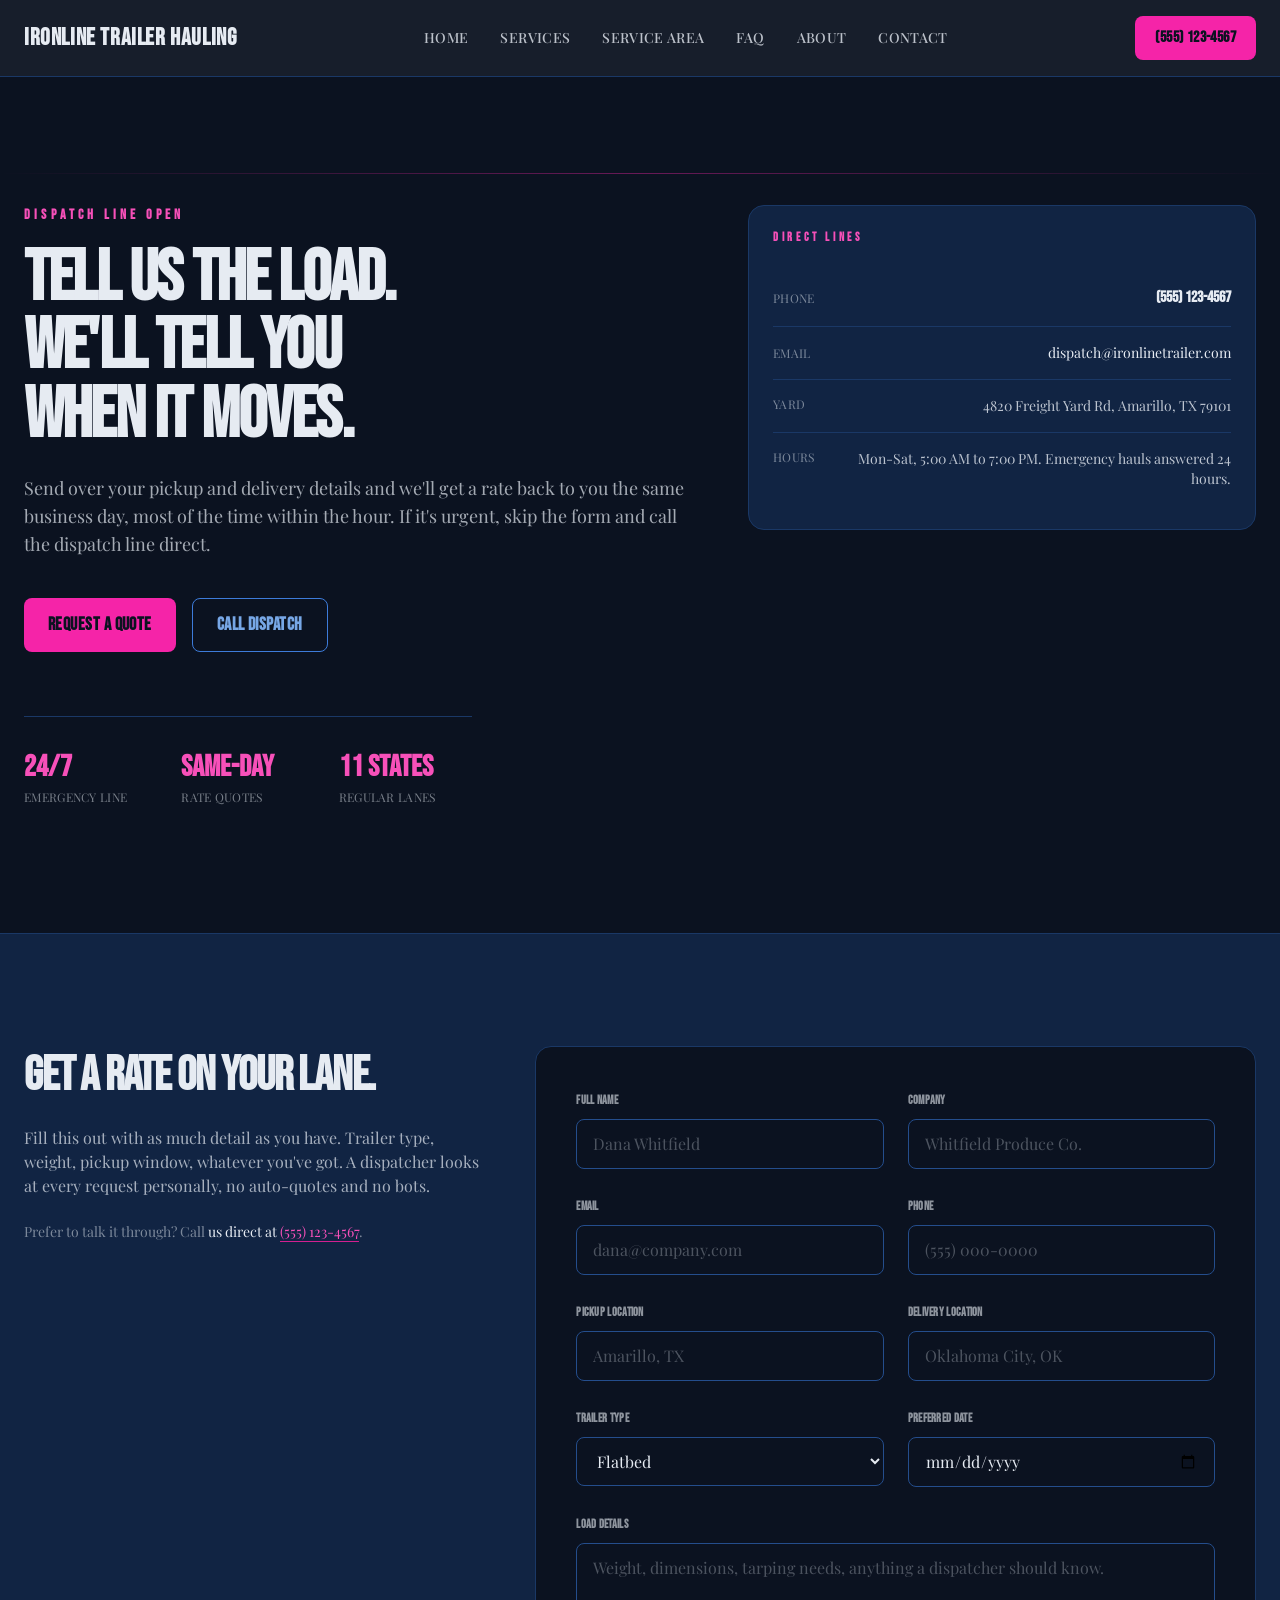
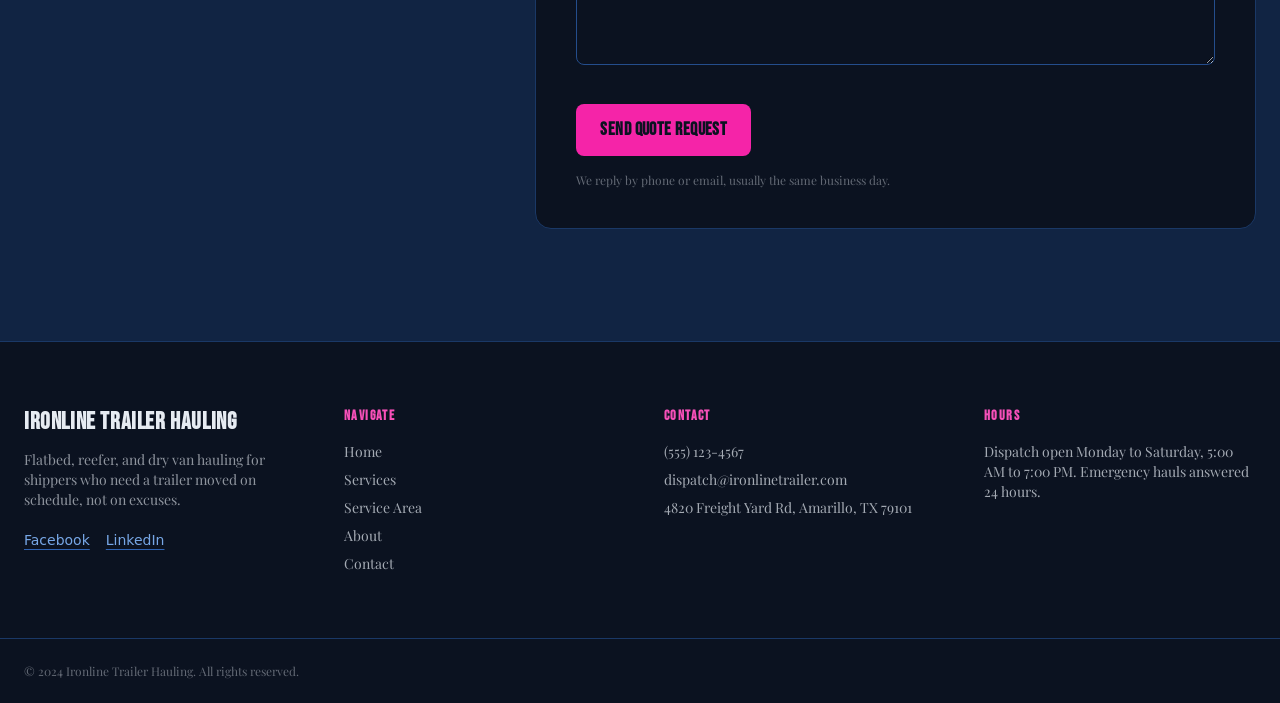
<file: contact.html>
<!DOCTYPE html>
<html lang="en">
<head>
<meta charset="utf-8">
<meta name="viewport" content="width=device-width, initial-scale=1">
<title>Contact Ironline Trailer Hauling | Request a Quote</title>
<meta name="description" content="Request a hauling quote or a dispatch callback from Ironline Trailer Hauling. Flatbed, reefer, and dry van trailers moved across the Texas Panhandle and beyond.">
<link rel="canonical" href="https://ironline-hauling-2fc3.sites.tibly.ai/contact">
<meta property="og:type" content="website">
<meta property="og:url" content="https://ironline-hauling-2fc3.sites.tibly.ai/contact">
<meta property="og:site_name" content="Ironline Trailer Hauling">
<meta property="og:title" content="Contact Ironline Trailer Hauling | Request a Quote">
<meta property="og:description" content="Request a hauling quote or a dispatch callback from Ironline Trailer Hauling. Flatbed, reefer, and dry van trailers moved across the Texas Panhandle and beyond.">
<meta name="twitter:card" content="summary_large_image">
<link rel="icon" href="/favicon.svg" type="image/svg+xml">
<link rel="preconnect" href="https://fonts.googleapis.com">
<link rel="preconnect" href="https://fonts.gstatic.com" crossorigin>
<link href="https://fonts.googleapis.com/css2?family=Bebas+Neue&family=Playfair+Display:wght@400;600;700&display=swap" rel="stylesheet">
<link rel="stylesheet" href="/styles.css">
</head>
<body>
<!-- block:header -->
<header class="sticky top-0 z-50 border-b border-accent-800 bg-surface/95 backdrop-blur">
  <div class="mx-auto flex max-w-7xl items-center justify-between gap-4 px-6 py-4">
    <a href="/" class="font-display text-2xl font-bold uppercase tracking-wide text-ink">
      <span data-tibly-field="business-name">Ironline Trailer Hauling</span>
    </a>

    <nav class="hidden items-center gap-8 font-body text-sm font-medium uppercase tracking-wide text-ink/80 md:flex">
      <a href="/" class="transition hover:text-brand-400">Home</a> <a href="/services" class="transition hover:text-brand-400">Services</a> <a href="/coverage" class="transition hover:text-brand-400">Service Area</a> <a href="/faq" class="transition hover:text-brand-400">FAQ</a> <a href="/about" class="transition hover:text-brand-400">About</a> <a href="/contact" class="transition hover:text-brand-400">Contact</a>
    </nav>

    <a href="tel:+15551234567" data-tibly-field="phone" class="hidden rounded-md bg-brand-500 px-5 py-2.5 font-display text-base font-semibold uppercase tracking-wide text-surface transition hover:bg-brand-400 sm:inline-block">
      (555) 123-4567
    </a>
  </div>

  <nav class="flex items-center justify-between gap-4 overflow-x-auto border-t border-accent-800 px-6 py-2 font-body text-xs font-medium uppercase tracking-wide text-ink/70 md:hidden">
    <a href="/" class="transition hover:text-brand-400">Home</a>
    <a href="/services" class="transition hover:text-brand-400">Services</a>
    <a href="/coverage" class="transition hover:text-brand-400">Area</a>
    <a href="/about" class="transition hover:text-brand-400">About</a>
    <a href="/contact" class="transition hover:text-brand-400">Contact</a>
  </nav>
</header>
<!-- /block:header -->
<!-- block:value-hero-cta -->
<section class="relative overflow-hidden bg-surface" data-block="value-hero-cta">
  <div class="pointer-events-none absolute inset-x-0 top-24 h-px bg-gradient-to-r from-transparent via-brand-500/40 to-transparent"></div>
  <div class="mx-auto grid max-w-7xl gap-16 px-6 py-24 sm:py-32 lg:grid-cols-[1.3fr_1fr] lg:items-start">
    <div>
      <p class="font-display text-sm font-semibold uppercase tracking-[0.3em] text-brand-400">Dispatch Line Open</p>
      <h1 class="mt-5 font-display text-5xl font-bold uppercase leading-[0.95] tracking-tight text-ink sm:text-6xl lg:text-7xl">
        Tell us the load.<br class="hidden sm:block" /> We'll tell you<br class="hidden sm:block" /> when it moves.
      </h1>
      <p class="mt-6 max-w-prose font-body text-lg text-ink/70">
        Send over your pickup and delivery details and we'll get a rate back to you the same business day, most of the time within the hour. If it's urgent, skip the form and call the dispatch line direct.
      </p>
      <div class="mt-10 flex flex-wrap gap-4">
        <a href="#quote" class="btn">Request a Quote</a>
        <a href="tel:+15551234567" data-tibly-field="phone" class="btn-secondary">Call Dispatch</a>
      </div>

      <div class="mt-16 grid grid-cols-3 gap-6 border-t border-accent-800 pt-8 max-w-md">
        <div>
          <p class="font-display text-3xl font-bold text-brand-400">24/7</p>
          <p class="mt-1 font-body text-xs uppercase tracking-wide text-ink/50">Emergency line</p>
        </div>
        <div>
          <p class="font-display text-3xl font-bold text-brand-400">Same-Day</p>
          <p class="mt-1 font-body text-xs uppercase tracking-wide text-ink/50">Rate quotes</p>
        </div>
        <div>
          <p class="font-display text-3xl font-bold text-brand-400">11 States</p>
          <p class="mt-1 font-body text-xs uppercase tracking-wide text-ink/50">Regular lanes</p>
        </div>
      </div>
    </div>

    <div class="card">
      <h2 class="font-display text-xs font-semibold uppercase tracking-[0.3em] text-brand-400">Direct Lines</h2>
      <dl class="mt-6 divide-y divide-accent-800 font-body text-sm">
        <div class="flex items-center justify-between gap-4 py-4">
          <dt class="text-xs uppercase tracking-wide text-ink/50">Phone</dt>
          <dd>
            <a href="tel:+15551234567" data-tibly-field="phone" class="font-display text-base font-semibold text-ink transition hover:text-brand-400">(555) 123-4567</a>
          </dd>
        </div>
        <div class="flex items-center justify-between gap-4 py-4">
          <dt class="text-xs uppercase tracking-wide text-ink/50">Email</dt>
          <dd>
            <a href="mailto:dispatch@ironlinetrailer.com" data-tibly-field="email" class="text-ink transition hover:text-brand-400">dispatch@ironlinetrailer.com</a>
          </dd>
        </div>
        <div class="flex items-start justify-between gap-4 py-4">
          <dt class="text-xs uppercase tracking-wide text-ink/50">Yard</dt>
          <dd class="text-right text-ink/80" data-tibly-field="address">4820 Freight Yard Rd, Amarillo, TX 79101</dd>
        </div>
        <div class="flex items-start justify-between gap-4 py-4">
          <dt class="text-xs uppercase tracking-wide text-ink/50">Hours</dt>
          <dd class="text-right text-ink/80" data-tibly-field="hours">Mon-Sat, 5:00 AM to 7:00 PM. Emergency hauls answered 24 hours.</dd>
        </div>
      </dl>
    </div>
  </div>
</section>
<!-- /block:value-hero-cta -->
<!-- block:quote-cta -->
<section id="quote" class="border-t border-accent-800 bg-accent-900" data-block="quote-cta">
  <div class="mx-auto grid max-w-7xl gap-12 px-6 py-24 sm:py-28 lg:grid-cols-[0.9fr_1.4fr] lg:items-start">
    <div class="lg:sticky lg:top-28">
      <h2 class="font-display text-4xl font-bold uppercase leading-tight tracking-tight text-ink sm:text-5xl">
        Get a rate on your lane.
      </h2>
      <p class="mt-5 max-w-prose font-body text-base text-ink/70">
        Fill this out with as much detail as you have. Trailer type, weight, pickup window, whatever you've got. A dispatcher looks at every request personally, no auto-quotes and no bots.
      </p>
      <p class="mt-6 font-body text-sm text-ink/50">
        Prefer to talk it through? Call <span class="text-ink">us direct at</span>
        <a href="tel:+15551234567" data-tibly-field="phone" class="text-brand-400 underline decoration-brand-600 underline-offset-4 transition hover:text-brand-300">(555) 123-4567</a>.
      </p>
    </div>

    <form method="POST" action="https://api.tibly.ai/api/public/site-forms" class="rounded-lg border border-accent-800 bg-surface p-6 sm:p-10">
      <input type="hidden" name="_page" value="/contact">
      <input type="text" name="_gotcha" class="hidden" tabindex="-1" autocomplete="off" aria-hidden="true">

      <div class="grid gap-6 sm:grid-cols-2">
        <div class="sm:col-span-1">
          <label for="name" class="font-display text-xs font-semibold uppercase tracking-wide text-ink/60">Full Name</label>
          <input type="text" id="name" name="name" required class="mt-2 w-full rounded-md border border-accent-700 bg-surface px-4 py-3 font-body text-ink placeholder-ink/30 transition focus:border-brand-400 focus:outline-none focus:ring-2 focus:ring-brand-400" placeholder="Dana Whitfield">
        </div>
        <div class="sm:col-span-1">
          <label for="company" class="font-display text-xs font-semibold uppercase tracking-wide text-ink/60">Company</label>
          <input type="text" id="company" name="company" class="mt-2 w-full rounded-md border border-accent-700 bg-surface px-4 py-3 font-body text-ink placeholder-ink/30 transition focus:border-brand-400 focus:outline-none focus:ring-2 focus:ring-brand-400" placeholder="Whitfield Produce Co.">
        </div>
        <div class="sm:col-span-1">
          <label for="email" class="font-display text-xs font-semibold uppercase tracking-wide text-ink/60">Email</label>
          <input type="email" id="email" name="email" required class="mt-2 w-full rounded-md border border-accent-700 bg-surface px-4 py-3 font-body text-ink placeholder-ink/30 transition focus:border-brand-400 focus:outline-none focus:ring-2 focus:ring-brand-400" placeholder="dana@company.com">
        </div>
        <div class="sm:col-span-1">
          <label for="phone" class="font-display text-xs font-semibold uppercase tracking-wide text-ink/60">Phone</label>
          <input type="tel" id="phone" name="phone" class="mt-2 w-full rounded-md border border-accent-700 bg-surface px-4 py-3 font-body text-ink placeholder-ink/30 transition focus:border-brand-400 focus:outline-none focus:ring-2 focus:ring-brand-400" placeholder="(555) 000-0000">
        </div>
        <div class="sm:col-span-1">
          <label for="pickup" class="font-display text-xs font-semibold uppercase tracking-wide text-ink/60">Pickup Location</label>
          <input type="text" id="pickup" name="pickup" class="mt-2 w-full rounded-md border border-accent-700 bg-surface px-4 py-3 font-body text-ink placeholder-ink/30 transition focus:border-brand-400 focus:outline-none focus:ring-2 focus:ring-brand-400" placeholder="Amarillo, TX">
        </div>
        <div class="sm:col-span-1">
          <label for="delivery" class="font-display text-xs font-semibold uppercase tracking-wide text-ink/60">Delivery Location</label>
          <input type="text" id="delivery" name="delivery" class="mt-2 w-full rounded-md border border-accent-700 bg-surface px-4 py-3 font-body text-ink placeholder-ink/30 transition focus:border-brand-400 focus:outline-none focus:ring-2 focus:ring-brand-400" placeholder="Oklahoma City, OK">
        </div>
        <div class="sm:col-span-1">
          <label for="trailer_type" class="font-display text-xs font-semibold uppercase tracking-wide text-ink/60">Trailer Type</label>
          <select id="trailer_type" name="trailer_type" class="mt-2 w-full rounded-md border border-accent-700 bg-surface px-4 py-3 font-body text-ink transition focus:border-brand-400 focus:outline-none focus:ring-2 focus:ring-brand-400">
            <option value="flatbed">Flatbed</option>
            <option value="reefer">Reefer</option>
            <option value="dry-van">Dry Van</option>
            <option value="not-sure">Not sure yet</option>
          </select>
        </div>
        <div class="sm:col-span-1">
          <label for="load_date" class="font-display text-xs font-semibold uppercase tracking-wide text-ink/60">Preferred Date</label>
          <input type="date" id="load_date" name="load_date" class="mt-2 w-full rounded-md border border-accent-700 bg-surface px-4 py-3 font-body text-ink transition focus:border-brand-400 focus:outline-none focus:ring-2 focus:ring-brand-400">
        </div>
        <div class="sm:col-span-2">
          <label for="message" class="font-display text-xs font-semibold uppercase tracking-wide text-ink/60">Load Details</label>
          <textarea id="message" name="message" rows="4" class="mt-2 w-full rounded-md border border-accent-700 bg-surface px-4 py-3 font-body text-ink placeholder-ink/30 transition focus:border-brand-400 focus:outline-none focus:ring-2 focus:ring-brand-400" placeholder="Weight, dimensions, tarping needs, anything a dispatcher should know."></textarea>
        </div>
      </div>

      <button type="submit" class="btn mt-8 w-full sm:w-auto">Send Quote Request</button>
      <p class="mt-4 font-body text-xs text-ink/40">We reply by phone or email, usually the same business day.</p>
    </form>
  </div>
</section>
<!-- /block:quote-cta -->
<!-- block:footer -->
<footer class="border-t border-accent-800 bg-surface">
  <div class="mx-auto grid max-w-7xl gap-12 px-6 py-16 md:grid-cols-4">
    <div class="md:col-span-1">
      <p class="font-display text-2xl font-bold uppercase tracking-wide text-ink">
        <span data-tibly-field="business-name">Ironline Trailer Hauling</span>
      </p>
      <p class="mt-3 max-w-xs font-body text-sm text-ink/60">
        Flatbed, reefer, and dry van hauling for shippers who need a trailer moved on schedule, not on excuses.
      </p>
      <div data-tibly-field="links" class="mt-5 flex gap-4">
        <a href="https://facebook.com" class="text-sm font-medium text-accent-300 underline decoration-accent-600 underline-offset-4 transition hover:text-brand-400">Facebook</a>
        <a href="https://linkedin.com" class="text-sm font-medium text-accent-300 underline decoration-accent-600 underline-offset-4 transition hover:text-brand-400">LinkedIn</a>
      </div>
    </div>

    <div>
      <h3 class="font-display text-sm font-semibold uppercase tracking-widest text-brand-400">Navigate</h3>
      <nav class="mt-4 flex flex-col gap-2 font-body text-sm text-ink/70">
        <a href="/" class="transition hover:text-ink">Home</a>
        <a href="/services" class="transition hover:text-ink">Services</a>
        <a href="/coverage" class="transition hover:text-ink">Service Area</a>
        <a href="/about" class="transition hover:text-ink">About</a>
        <a href="/contact" class="transition hover:text-ink">Contact</a>
      </nav>
    </div>

    <div>
      <h3 class="font-display text-sm font-semibold uppercase tracking-widest text-brand-400">Contact</h3>
      <ul class="mt-4 flex flex-col gap-2 font-body text-sm text-ink/70">
        <li>
          <a href="tel:+15551234567" data-tibly-field="phone" class="transition hover:text-ink">(555) 123-4567</a>
        </li>
        <li>
          <a href="mailto:dispatch@ironlinetrailer.com" data-tibly-field="email" class="transition hover:text-ink">dispatch@ironlinetrailer.com</a>
        </li>
        <li>
          <span data-tibly-field="address">4820 Freight Yard Rd, Amarillo, TX 79101</span>
        </li>
      </ul>
    </div>

    <div>
      <h3 class="font-display text-sm font-semibold uppercase tracking-widest text-brand-400">Hours</h3>
      <p class="mt-4 font-body text-sm text-ink/70" data-tibly-field="hours">
        Dispatch open Monday to Saturday, 5:00 AM to 7:00 PM. Emergency hauls answered 24 hours.
      </p>
    </div>
  </div>

  <div class="border-t border-accent-800 px-6 py-6">
    <p class="mx-auto max-w-7xl font-body text-xs text-ink/40">
      &copy; 2024 <span data-tibly-field="business-name">Ironline Trailer Hauling</span>. All rights reserved.
    </p>
  </div>
</footer>
<!-- /block:footer -->
  <script async src="https://api.tibly.ai/widget/v1.js"></script>
</body>
</html>
</file>
<file: styles.css>
/*! tailwindcss v4.3.2 | MIT License | https://tailwindcss.com */
@layer properties{@supports (((-webkit-hyphens:none)) and (not (margin-trim:inline))) or ((-moz-orient:inline) and (not (color:rgb(from red r g b)))){*,:before,:after,::backdrop{--tw-space-y-reverse:0;--tw-divide-y-reverse:0;--tw-border-style:solid;--tw-gradient-position:initial;--tw-gradient-from:#0000;--tw-gradient-via:#0000;--tw-gradient-to:#0000;--tw-gradient-stops:initial;--tw-gradient-via-stops:initial;--tw-gradient-from-position:0%;--tw-gradient-via-position:50%;--tw-gradient-to-position:100%;--tw-leading:initial;--tw-font-weight:initial;--tw-tracking:initial;--tw-backdrop-blur:initial;--tw-backdrop-brightness:initial;--tw-backdrop-contrast:initial;--tw-backdrop-grayscale:initial;--tw-backdrop-hue-rotate:initial;--tw-backdrop-invert:initial;--tw-backdrop-opacity:initial;--tw-backdrop-saturate:initial;--tw-backdrop-sepia:initial;--tw-shadow:0 0 #0000;--tw-shadow-color:initial;--tw-shadow-alpha:100%;--tw-inset-shadow:0 0 #0000;--tw-inset-shadow-color:initial;--tw-inset-shadow-alpha:100%;--tw-ring-color:initial;--tw-ring-shadow:0 0 #0000;--tw-inset-ring-color:initial;--tw-inset-ring-shadow:0 0 #0000;--tw-ring-inset:initial;--tw-ring-offset-width:0px;--tw-ring-offset-color:#fff;--tw-ring-offset-shadow:0 0 #0000;--tw-divide-x-reverse:0}}}@layer theme{:root,:host{--font-sans:ui-sans-serif, system-ui, sans-serif, "Apple Color Emoji", "Segoe UI Emoji", "Segoe UI Symbol", "Noto Color Emoji";--font-mono:ui-monospace, SFMono-Regular, Menlo, Monaco, Consolas, "Liberation Mono", "Courier New", monospace;--spacing:.25rem;--container-xs:20rem;--container-md:28rem;--container-2xl:42rem;--container-3xl:48rem;--container-4xl:56rem;--container-7xl:80rem;--text-xs:.75rem;--text-xs--line-height:calc(1 / .75);--text-sm:.875rem;--text-sm--line-height:calc(1.25 / .875);--text-base:1rem;--text-base--line-height:calc(1.5 / 1);--text-lg:1.125rem;--text-lg--line-height:calc(1.75 / 1.125);--text-xl:1.25rem;--text-xl--line-height:calc(1.75 / 1.25);--text-2xl:1.5rem;--text-2xl--line-height:calc(2 / 1.5);--text-3xl:1.875rem;--text-3xl--line-height:calc(2.25 / 1.875);--text-4xl:2.25rem;--text-4xl--line-height:calc(2.5 / 2.25);--text-5xl:3rem;--text-5xl--line-height:1;--text-6xl:3.75rem;--text-6xl--line-height:1;--text-7xl:4.5rem;--text-7xl--line-height:1;--text-8xl:6rem;--text-8xl--line-height:1;--font-weight-medium:500;--font-weight-semibold:600;--font-weight-bold:700;--tracking-tight:-.025em;--tracking-wide:.025em;--tracking-widest:.1em;--leading-tight:1.25;--leading-relaxed:1.625;--radius-sm:.25rem;--radius-md:.5rem;--radius-lg:1rem;--default-transition-duration:.15s;--default-transition-timing-function:cubic-bezier(.4, 0, .2, 1);--default-font-family:var(--font-sans);--default-mono-font-family:var(--font-mono);--color-brand-50:#fee9f6;--color-brand-100:#fdd3ee;--color-brand-200:#fbacde;--color-brand-300:#f980cd;--color-brand-400:#f750b9;--color-brand-500:#f524a8;--color-brand-600:#d31f90;--color-brand-700:#ac1976;--color-brand-800:#84135b;--color-brand-900:#5d0e40;--color-accent-50:#eaf1fc;--color-accent-100:#cfe0f7;--color-accent-200:#a3c4ef;--color-accent-300:#77a7e6;--color-accent-400:#588fdd;--color-accent-500:#3d7bd9;--color-accent-600:#2f63b3;--color-accent-700:#244d8c;--color-accent-800:#1a3866;--color-accent-900:#112443;--color-surface:#0b1220;--color-ink:#e6ebf2;--font-display:"Bebas Neue", sans-serif;--font-body:"Playfair Display", serif}}@layer base{*,:after,:before,::backdrop{box-sizing:border-box;border:0 solid;margin:0;padding:0}::file-selector-button{box-sizing:border-box;border:0 solid;margin:0;padding:0}html,:host{-webkit-text-size-adjust:100%;tab-size:4;line-height:1.5;font-family:var(--default-font-family,ui-sans-serif, system-ui, sans-serif, "Apple Color Emoji", "Segoe UI Emoji", "Segoe UI Symbol", "Noto Color Emoji");font-feature-settings:var(--default-font-feature-settings,normal);font-variation-settings:var(--default-font-variation-settings,normal);-webkit-tap-highlight-color:transparent}hr{height:0;color:inherit;border-top-width:1px}abbr:where([title]){-webkit-text-decoration:underline dotted;text-decoration:underline dotted}h1,h2,h3,h4,h5,h6{font-size:inherit;font-weight:inherit}a{color:inherit;-webkit-text-decoration:inherit;-webkit-text-decoration:inherit;-webkit-text-decoration:inherit;text-decoration:inherit}b,strong{font-weight:bolder}code,kbd,samp,pre{font-family:var(--default-mono-font-family,ui-monospace, SFMono-Regular, Menlo, Monaco, Consolas, "Liberation Mono", "Courier New", monospace);font-feature-settings:var(--default-mono-font-feature-settings,normal);font-variation-settings:var(--default-mono-font-variation-settings,normal);font-size:1em}small{font-size:80%}sub,sup{vertical-align:baseline;font-size:75%;line-height:0;position:relative}sub{bottom:-.25em}sup{top:-.5em}table{text-indent:0;border-color:inherit;border-collapse:collapse}:-moz-focusring{outline:auto}progress{vertical-align:baseline}summary{display:list-item}ol,ul,menu{list-style:none}img,svg,video,canvas,audio,iframe,embed,object{vertical-align:middle;display:block}img,video{max-width:100%;height:auto}button,input,select,optgroup,textarea{font:inherit;font-feature-settings:inherit;font-variation-settings:inherit;letter-spacing:inherit;color:inherit;opacity:1;background-color:#0000;border-radius:0}::file-selector-button{font:inherit;font-feature-settings:inherit;font-variation-settings:inherit;letter-spacing:inherit;color:inherit;opacity:1;background-color:#0000;border-radius:0}:where(select:is([multiple],[size])) optgroup{font-weight:bolder}:where(select:is([multiple],[size])) optgroup option{padding-inline-start:20px}::file-selector-button{margin-inline-end:4px}::placeholder{opacity:1}@supports (not ((-webkit-appearance:-apple-pay-button))) or (contain-intrinsic-size:1px){::placeholder{color:currentColor}@supports (color:color-mix(in lab, red, red)){::placeholder{color:color-mix(in oklab, currentcolor 50%, transparent)}}}textarea{resize:vertical}::-webkit-search-decoration{-webkit-appearance:none}::-webkit-date-and-time-value{min-height:1lh;text-align:inherit}::-webkit-datetime-edit{display:inline-flex}::-webkit-datetime-edit-fields-wrapper{padding:0}::-webkit-datetime-edit{padding-block:0}::-webkit-datetime-edit-year-field{padding-block:0}::-webkit-datetime-edit-month-field{padding-block:0}::-webkit-datetime-edit-day-field{padding-block:0}::-webkit-datetime-edit-hour-field{padding-block:0}::-webkit-datetime-edit-minute-field{padding-block:0}::-webkit-datetime-edit-second-field{padding-block:0}::-webkit-datetime-edit-millisecond-field{padding-block:0}::-webkit-datetime-edit-meridiem-field{padding-block:0}::-webkit-calendar-picker-indicator{line-height:1}:-moz-ui-invalid{box-shadow:none}button,input:where([type=button],[type=reset],[type=submit]){appearance:button}::file-selector-button{appearance:button}::-webkit-inner-spin-button{height:auto}::-webkit-outer-spin-button{height:auto}[hidden]:where(:not([hidden=until-found])){display:none!important}}@layer components{.btn{justify-content:center;align-items:center;gap:calc(var(--spacing) * 2);border-radius:var(--radius-md);background-color:var(--color-brand-500);padding-inline:calc(var(--spacing) * 6);padding-block:calc(var(--spacing) * 3);font-family:var(--font-display);font-size:var(--text-lg);line-height:var(--tw-leading,var(--text-lg--line-height));--tw-font-weight:var(--font-weight-semibold);font-weight:var(--font-weight-semibold);--tw-tracking:var(--tracking-wide);letter-spacing:var(--tracking-wide);color:var(--color-surface);text-transform:uppercase;transition-property:color,background-color,border-color,outline-color,text-decoration-color,fill,stroke,--tw-gradient-from,--tw-gradient-via,--tw-gradient-to,opacity,box-shadow,transform,translate,scale,rotate,filter,-webkit-backdrop-filter,backdrop-filter,display,content-visibility,overlay,pointer-events;transition-timing-function:var(--tw-ease,var(--default-transition-timing-function));transition-duration:var(--tw-duration,var(--default-transition-duration));display:inline-flex}@media (hover:hover){.btn:hover{background-color:var(--color-brand-400)}}.btn:focus{--tw-ring-shadow:var(--tw-ring-inset,) 0 0 0 calc(2px + var(--tw-ring-offset-width)) var(--tw-ring-color,currentcolor);box-shadow:var(--tw-inset-shadow), var(--tw-inset-ring-shadow), var(--tw-ring-offset-shadow), var(--tw-ring-shadow), var(--tw-shadow);--tw-ring-color:var(--color-brand-300);--tw-ring-offset-width:2px;--tw-ring-offset-shadow:var(--tw-ring-inset,) 0 0 0 var(--tw-ring-offset-width) var(--tw-ring-offset-color);--tw-ring-offset-color:var(--color-surface);--tw-outline-style:none;outline-style:none}.btn-secondary{justify-content:center;align-items:center;gap:calc(var(--spacing) * 2);border-radius:var(--radius-md);border-style:var(--tw-border-style);border-width:1px;border-color:var(--color-accent-500);padding-inline:calc(var(--spacing) * 6);padding-block:calc(var(--spacing) * 3);font-family:var(--font-display);font-size:var(--text-lg);line-height:var(--tw-leading,var(--text-lg--line-height));--tw-font-weight:var(--font-weight-semibold);font-weight:var(--font-weight-semibold);--tw-tracking:var(--tracking-wide);letter-spacing:var(--tracking-wide);color:var(--color-accent-300);text-transform:uppercase;transition-property:color,background-color,border-color,outline-color,text-decoration-color,fill,stroke,--tw-gradient-from,--tw-gradient-via,--tw-gradient-to,opacity,box-shadow,transform,translate,scale,rotate,filter,-webkit-backdrop-filter,backdrop-filter,display,content-visibility,overlay,pointer-events;transition-timing-function:var(--tw-ease,var(--default-transition-timing-function));transition-duration:var(--tw-duration,var(--default-transition-duration));background-color:#0000;display:inline-flex}@media (hover:hover){.btn-secondary:hover{background-color:var(--color-accent-900);color:var(--color-ink)}}.btn-secondary:focus{--tw-ring-shadow:var(--tw-ring-inset,) 0 0 0 calc(2px + var(--tw-ring-offset-width)) var(--tw-ring-color,currentcolor);box-shadow:var(--tw-inset-shadow), var(--tw-inset-ring-shadow), var(--tw-ring-offset-shadow), var(--tw-ring-shadow), var(--tw-shadow);--tw-ring-color:var(--color-accent-400);--tw-outline-style:none;outline-style:none}.card{border-radius:var(--radius-lg);border-style:var(--tw-border-style);border-width:1px;border-color:var(--color-accent-800);background-color:var(--color-accent-900);padding:calc(var(--spacing) * 6)}}@layer utilities{.pointer-events-none{pointer-events:none}.absolute{position:absolute}.relative{position:relative}.sticky{position:sticky}.inset-0{inset:0}.inset-x-0{inset-inline:0}.top-0{top:0}.top-24{top:calc(var(--spacing) * 24)}.-bottom-4{bottom:calc(var(--spacing) * -4)}.-left-4{left:calc(var(--spacing) * -4)}.z-10{z-index:10}.z-50{z-index:50}.order-1{order:1}.order-2{order:2}.mx-auto{margin-inline:auto}.-mt-4{margin-top:calc(var(--spacing) * -4)}.mt-1{margin-top:var(--spacing)}.mt-2{margin-top:calc(var(--spacing) * 2)}.mt-3{margin-top:calc(var(--spacing) * 3)}.mt-4{margin-top:calc(var(--spacing) * 4)}.mt-5{margin-top:calc(var(--spacing) * 5)}.mt-6{margin-top:calc(var(--spacing) * 6)}.mt-8{margin-top:calc(var(--spacing) * 8)}.mt-10{margin-top:calc(var(--spacing) * 10)}.mt-12{margin-top:calc(var(--spacing) * 12)}.mt-14{margin-top:calc(var(--spacing) * 14)}.mt-16{margin-top:calc(var(--spacing) * 16)}.mt-20{margin-top:calc(var(--spacing) * 20)}.block{display:block}.flex{display:flex}.grid{display:grid}.hidden{display:none}.inline-flex{display:inline-flex}.aspect-\[4\/3\]{aspect-ratio:4/3}.aspect-\[4\/5\]{aspect-ratio:4/5}.h-6{height:calc(var(--spacing) * 6)}.h-24{height:calc(var(--spacing) * 24)}.h-full{height:100%}.h-px{height:1px}.w-6{width:calc(var(--spacing) * 6)}.w-12{width:calc(var(--spacing) * 12)}.w-24{width:calc(var(--spacing) * 24)}.w-full{width:100%}.max-w-2xl{max-width:var(--container-2xl)}.max-w-3xl{max-width:var(--container-3xl)}.max-w-4xl{max-width:var(--container-4xl)}.max-w-7xl{max-width:var(--container-7xl)}.max-w-md{max-width:var(--container-md)}.max-w-prose{max-width:65ch}.max-w-xs{max-width:var(--container-xs)}.min-w-\[640px\]{min-width:640px}.shrink-0{flex-shrink:0}.border-collapse{border-collapse:collapse}.cursor-pointer{cursor:pointer}.list-none{list-style-type:none}.grid-cols-2{grid-template-columns:repeat(2,minmax(0,1fr))}.grid-cols-3{grid-template-columns:repeat(3,minmax(0,1fr))}.flex-col{flex-direction:column}.flex-wrap{flex-wrap:wrap}.items-center{align-items:center}.items-end{align-items:flex-end}.items-start{align-items:flex-start}.justify-between{justify-content:space-between}.justify-center{justify-content:center}.gap-2{gap:calc(var(--spacing) * 2)}.gap-3{gap:calc(var(--spacing) * 3)}.gap-4{gap:calc(var(--spacing) * 4)}.gap-5{gap:calc(var(--spacing) * 5)}.gap-6{gap:calc(var(--spacing) * 6)}.gap-8{gap:calc(var(--spacing) * 8)}.gap-10{gap:calc(var(--spacing) * 10)}.gap-12{gap:calc(var(--spacing) * 12)}.gap-16{gap:calc(var(--spacing) * 16)}.gap-px{gap:1px}:where(.space-y-3>:not(:last-child)){--tw-space-y-reverse:0;margin-block-start:calc(calc(var(--spacing) * 3) * var(--tw-space-y-reverse));margin-block-end:calc(calc(var(--spacing) * 3) * calc(1 - var(--tw-space-y-reverse)))}.gap-x-6{column-gap:calc(var(--spacing) * 6)}.gap-x-8{column-gap:calc(var(--spacing) * 8)}.gap-y-2{row-gap:calc(var(--spacing) * 2)}.gap-y-10{row-gap:calc(var(--spacing) * 10)}:where(.divide-y>:not(:last-child)){--tw-divide-y-reverse:0;border-bottom-style:var(--tw-border-style);border-top-style:var(--tw-border-style);border-top-width:calc(1px * var(--tw-divide-y-reverse));border-bottom-width:calc(1px * calc(1 - var(--tw-divide-y-reverse)))}:where(.divide-accent-800>:not(:last-child)){border-color:var(--color-accent-800)}.overflow-hidden{overflow:hidden}.overflow-x-auto{overflow-x:auto}.rounded-full{border-radius:3.40282e38px}.rounded-lg{border-radius:var(--radius-lg)}.rounded-md{border-radius:var(--radius-md)}.border{border-style:var(--tw-border-style);border-width:1px}.border-y{border-block-style:var(--tw-border-style);border-block-width:1px}.border-t{border-top-style:var(--tw-border-style);border-top-width:1px}.border-b{border-bottom-style:var(--tw-border-style);border-bottom-width:1px}.border-l{border-left-style:var(--tw-border-style);border-left-width:1px}.border-accent-600{border-color:var(--color-accent-600)}.border-accent-700{border-color:var(--color-accent-700)}.border-accent-800{border-color:var(--color-accent-800)}.border-accent-800\/60{border-color:#1a386699}@supports (color:color-mix(in lab, red, red)){.border-accent-800\/60{border-color:color-mix(in oklab, var(--color-accent-800) 60%, transparent)}}.border-brand-500\/40{border-color:#f524a866}@supports (color:color-mix(in lab, red, red)){.border-brand-500\/40{border-color:color-mix(in oklab, var(--color-brand-500) 40%, transparent)}}.border-surface{border-color:var(--color-surface)}.bg-accent-800{background-color:var(--color-accent-800)}.bg-accent-900{background-color:var(--color-accent-900)}.bg-accent-900\/30{background-color:#1124434d}@supports (color:color-mix(in lab, red, red)){.bg-accent-900\/30{background-color:color-mix(in oklab, var(--color-accent-900) 30%, transparent)}}.bg-accent-900\/40{background-color:#11244366}@supports (color:color-mix(in lab, red, red)){.bg-accent-900\/40{background-color:color-mix(in oklab, var(--color-accent-900) 40%, transparent)}}.bg-accent-900\/60{background-color:#11244399}@supports (color:color-mix(in lab, red, red)){.bg-accent-900\/60{background-color:color-mix(in oklab, var(--color-accent-900) 60%, transparent)}}.bg-brand-500{background-color:var(--color-brand-500)}.bg-brand-500\/40{background-color:#f524a866}@supports (color:color-mix(in lab, red, red)){.bg-brand-500\/40{background-color:color-mix(in oklab, var(--color-brand-500) 40%, transparent)}}.bg-surface{background-color:var(--color-surface)}.bg-surface\/95{background-color:#0b1220f2}@supports (color:color-mix(in lab, red, red)){.bg-surface\/95{background-color:color-mix(in oklab, var(--color-surface) 95%, transparent)}}.bg-gradient-to-r{--tw-gradient-position:to right in oklab;background-image:linear-gradient(var(--tw-gradient-stops))}.bg-gradient-to-t{--tw-gradient-position:to top in oklab;background-image:linear-gradient(var(--tw-gradient-stops))}.from-surface{--tw-gradient-from:var(--color-surface);--tw-gradient-stops:var(--tw-gradient-via-stops,var(--tw-gradient-position), var(--tw-gradient-from) var(--tw-gradient-from-position), var(--tw-gradient-to) var(--tw-gradient-to-position))}.from-transparent{--tw-gradient-from:transparent;--tw-gradient-stops:var(--tw-gradient-via-stops,var(--tw-gradient-position), var(--tw-gradient-from) var(--tw-gradient-from-position), var(--tw-gradient-to) var(--tw-gradient-to-position))}.via-brand-500\/40{--tw-gradient-via:#f524a866}@supports (color:color-mix(in lab, red, red)){.via-brand-500\/40{--tw-gradient-via:color-mix(in oklab, var(--color-brand-500) 40%, transparent)}}.via-brand-500\/40{--tw-gradient-via-stops:var(--tw-gradient-position), var(--tw-gradient-from) var(--tw-gradient-from-position), var(--tw-gradient-via) var(--tw-gradient-via-position), var(--tw-gradient-to) var(--tw-gradient-to-position);--tw-gradient-stops:var(--tw-gradient-via-stops)}.via-surface\/60{--tw-gradient-via:#0b122099}@supports (color:color-mix(in lab, red, red)){.via-surface\/60{--tw-gradient-via:color-mix(in oklab, var(--color-surface) 60%, transparent)}}.via-surface\/60{--tw-gradient-via-stops:var(--tw-gradient-position), var(--tw-gradient-from) var(--tw-gradient-from-position), var(--tw-gradient-via) var(--tw-gradient-via-position), var(--tw-gradient-to) var(--tw-gradient-to-position);--tw-gradient-stops:var(--tw-gradient-via-stops)}.to-surface\/20{--tw-gradient-to:#0b122033}@supports (color:color-mix(in lab, red, red)){.to-surface\/20{--tw-gradient-to:color-mix(in oklab, var(--color-surface) 20%, transparent)}}.to-surface\/20{--tw-gradient-stops:var(--tw-gradient-via-stops,var(--tw-gradient-position), var(--tw-gradient-from) var(--tw-gradient-from-position), var(--tw-gradient-to) var(--tw-gradient-to-position))}.to-transparent{--tw-gradient-to:transparent;--tw-gradient-stops:var(--tw-gradient-via-stops,var(--tw-gradient-position), var(--tw-gradient-from) var(--tw-gradient-from-position), var(--tw-gradient-to) var(--tw-gradient-to-position))}.object-cover{object-fit:cover}.p-6{padding:calc(var(--spacing) * 6)}.p-8{padding:calc(var(--spacing) * 8)}.px-4{padding-inline:calc(var(--spacing) * 4)}.px-5{padding-inline:calc(var(--spacing) * 5)}.px-6{padding-inline:calc(var(--spacing) * 6)}.py-2{padding-block:calc(var(--spacing) * 2)}.py-2\.5{padding-block:calc(var(--spacing) * 2.5)}.py-3{padding-block:calc(var(--spacing) * 3)}.py-4{padding-block:calc(var(--spacing) * 4)}.py-5{padding-block:calc(var(--spacing) * 5)}.py-6{padding-block:calc(var(--spacing) * 6)}.py-16{padding-block:calc(var(--spacing) * 16)}.py-20{padding-block:calc(var(--spacing) * 20)}.py-24{padding-block:calc(var(--spacing) * 24)}.pt-5{padding-top:calc(var(--spacing) * 5)}.pt-8{padding-top:calc(var(--spacing) * 8)}.pt-12{padding-top:calc(var(--spacing) * 12)}.pt-28{padding-top:calc(var(--spacing) * 28)}.pb-10{padding-bottom:calc(var(--spacing) * 10)}.pl-3{padding-left:calc(var(--spacing) * 3)}.text-center{text-align:center}.text-left{text-align:left}.text-right{text-align:right}.align-top{vertical-align:top}.font-body{font-family:var(--font-body)}.font-display{font-family:var(--font-display)}.text-2xl{font-size:var(--text-2xl);line-height:var(--tw-leading,var(--text-2xl--line-height))}.text-3xl{font-size:var(--text-3xl);line-height:var(--tw-leading,var(--text-3xl--line-height))}.text-4xl{font-size:var(--text-4xl);line-height:var(--tw-leading,var(--text-4xl--line-height))}.text-5xl{font-size:var(--text-5xl);line-height:var(--tw-leading,var(--text-5xl--line-height))}.text-6xl{font-size:var(--text-6xl);line-height:var(--tw-leading,var(--text-6xl--line-height))}.text-base{font-size:var(--text-base);line-height:var(--tw-leading,var(--text-base--line-height))}.text-lg{font-size:var(--text-lg);line-height:var(--tw-leading,var(--text-lg--line-height))}.text-sm{font-size:var(--text-sm);line-height:var(--tw-leading,var(--text-sm--line-height))}.text-xl{font-size:var(--text-xl);line-height:var(--tw-leading,var(--text-xl--line-height))}.text-xs{font-size:var(--text-xs);line-height:var(--tw-leading,var(--text-xs--line-height))}.leading-\[0\.95\]{--tw-leading:.95;line-height:.95}.leading-\[1\.05\]{--tw-leading:1.05;line-height:1.05}.leading-none{--tw-leading:1;line-height:1}.leading-relaxed{--tw-leading:var(--leading-relaxed);line-height:var(--leading-relaxed)}.leading-tight{--tw-leading:var(--leading-tight);line-height:var(--leading-tight)}.font-bold{--tw-font-weight:var(--font-weight-bold);font-weight:var(--font-weight-bold)}.font-medium{--tw-font-weight:var(--font-weight-medium);font-weight:var(--font-weight-medium)}.font-semibold{--tw-font-weight:var(--font-weight-semibold);font-weight:var(--font-weight-semibold)}.tracking-\[0\.3em\]{--tw-tracking:.3em;letter-spacing:.3em}.tracking-tight{--tw-tracking:var(--tracking-tight);letter-spacing:var(--tracking-tight)}.tracking-wide{--tw-tracking:var(--tracking-wide);letter-spacing:var(--tracking-wide)}.tracking-widest{--tw-tracking:var(--tracking-widest);letter-spacing:var(--tracking-widest)}.text-accent-300{color:var(--color-accent-300)}.text-accent-400{color:var(--color-accent-400)}.text-brand-400{color:var(--color-brand-400)}.text-brand-500{color:var(--color-brand-500)}.text-brand-500\/40{color:#f524a866}@supports (color:color-mix(in lab, red, red)){.text-brand-500\/40{color:color-mix(in oklab, var(--color-brand-500) 40%, transparent)}}.text-ink{color:var(--color-ink)}.text-ink\/40{color:#e6ebf266}@supports (color:color-mix(in lab, red, red)){.text-ink\/40{color:color-mix(in oklab, var(--color-ink) 40%, transparent)}}.text-ink\/50{color:#e6ebf280}@supports (color:color-mix(in lab, red, red)){.text-ink\/50{color:color-mix(in oklab, var(--color-ink) 50%, transparent)}}.text-ink\/60{color:#e6ebf299}@supports (color:color-mix(in lab, red, red)){.text-ink\/60{color:color-mix(in oklab, var(--color-ink) 60%, transparent)}}.text-ink\/70{color:#e6ebf2b3}@supports (color:color-mix(in lab, red, red)){.text-ink\/70{color:color-mix(in oklab, var(--color-ink) 70%, transparent)}}.text-ink\/80{color:#e6ebf2cc}@supports (color:color-mix(in lab, red, red)){.text-ink\/80{color:color-mix(in oklab, var(--color-ink) 80%, transparent)}}.text-surface{color:var(--color-surface)}.text-surface\/80{color:#0b1220cc}@supports (color:color-mix(in lab, red, red)){.text-surface\/80{color:color-mix(in oklab, var(--color-surface) 80%, transparent)}}.uppercase{text-transform:uppercase}.underline{text-decoration-line:underline}.decoration-accent-600{-webkit-text-decoration-color:var(--color-accent-600);-webkit-text-decoration-color:var(--color-accent-600);text-decoration-color:var(--color-accent-600)}.decoration-brand-600{-webkit-text-decoration-color:var(--color-brand-600);-webkit-text-decoration-color:var(--color-brand-600);text-decoration-color:var(--color-brand-600)}.underline-offset-4{text-underline-offset:4px}.placeholder-ink\/30::placeholder{color:#e6ebf24d}@supports (color:color-mix(in lab, red, red)){.placeholder-ink\/30::placeholder{color:color-mix(in oklab, var(--color-ink) 30%, transparent)}}.placeholder-ink\/40::placeholder{color:#e6ebf266}@supports (color:color-mix(in lab, red, red)){.placeholder-ink\/40::placeholder{color:color-mix(in oklab, var(--color-ink) 40%, transparent)}}.opacity-70{opacity:.7}.backdrop-blur{--tw-backdrop-blur:blur(8px);-webkit-backdrop-filter:var(--tw-backdrop-blur,) var(--tw-backdrop-brightness,) var(--tw-backdrop-contrast,) var(--tw-backdrop-grayscale,) var(--tw-backdrop-hue-rotate,) var(--tw-backdrop-invert,) var(--tw-backdrop-opacity,) var(--tw-backdrop-saturate,) var(--tw-backdrop-sepia,);backdrop-filter:var(--tw-backdrop-blur,) var(--tw-backdrop-brightness,) var(--tw-backdrop-contrast,) var(--tw-backdrop-grayscale,) var(--tw-backdrop-hue-rotate,) var(--tw-backdrop-invert,) var(--tw-backdrop-opacity,) var(--tw-backdrop-saturate,) var(--tw-backdrop-sepia,)}.transition{transition-property:color,background-color,border-color,outline-color,text-decoration-color,fill,stroke,--tw-gradient-from,--tw-gradient-via,--tw-gradient-to,opacity,box-shadow,transform,translate,scale,rotate,filter,-webkit-backdrop-filter,backdrop-filter,display,content-visibility,overlay,pointer-events;transition-timing-function:var(--tw-ease,var(--default-transition-timing-function));transition-duration:var(--tw-duration,var(--default-transition-duration))}.group-open\:rotate-45:is(:where(.group):is([open],:popover-open,:open) *){rotate:45deg}.group-open\:border-brand-400:is(:where(.group):is([open],:popover-open,:open) *){border-color:var(--color-brand-400)}.group-open\:text-brand-400:is(:where(.group):is([open],:popover-open,:open) *){color:var(--color-brand-400)}@media (hover:hover){.group-hover\:w-20:is(:where(.group):hover *){width:calc(var(--spacing) * 20)}}.placeholder\:text-ink\/30::placeholder{color:#e6ebf24d}@supports (color:color-mix(in lab, red, red)){.placeholder\:text-ink\/30::placeholder{color:color-mix(in oklab, var(--color-ink) 30%, transparent)}}@media (hover:hover){.hover\:bg-accent-900:hover{background-color:var(--color-accent-900)}.hover\:bg-brand-400:hover{background-color:var(--color-brand-400)}.hover\:bg-surface:hover{background-color:var(--color-surface)}.hover\:text-brand-300:hover{color:var(--color-brand-300)}.hover\:text-brand-400:hover{color:var(--color-brand-400)}.hover\:text-brand-500:hover{color:var(--color-brand-500)}.hover\:text-ink:hover{color:var(--color-ink)}}.focus\:border-brand-400:focus{border-color:var(--color-brand-400)}.focus\:border-brand-500:focus{border-color:var(--color-brand-500)}.focus\:ring-1:focus{--tw-ring-shadow:var(--tw-ring-inset,) 0 0 0 calc(1px + var(--tw-ring-offset-width)) var(--tw-ring-color,currentcolor);box-shadow:var(--tw-inset-shadow), var(--tw-inset-ring-shadow), var(--tw-ring-offset-shadow), var(--tw-ring-shadow), var(--tw-shadow)}.focus\:ring-2:focus{--tw-ring-shadow:var(--tw-ring-inset,) 0 0 0 calc(2px + var(--tw-ring-offset-width)) var(--tw-ring-color,currentcolor);box-shadow:var(--tw-inset-shadow), var(--tw-inset-ring-shadow), var(--tw-ring-offset-shadow), var(--tw-ring-shadow), var(--tw-shadow)}.focus\:ring-brand-300:focus{--tw-ring-color:var(--color-brand-300)}.focus\:ring-brand-300\/40:focus{--tw-ring-color:#f980cd66}@supports (color:color-mix(in lab, red, red)){.focus\:ring-brand-300\/40:focus{--tw-ring-color:color-mix(in oklab, var(--color-brand-300) 40%, transparent)}}.focus\:ring-brand-400:focus{--tw-ring-color:var(--color-brand-400)}.focus\:ring-surface:focus{--tw-ring-color:var(--color-surface)}.focus\:ring-offset-2:focus{--tw-ring-offset-width:2px;--tw-ring-offset-shadow:var(--tw-ring-inset,) 0 0 0 var(--tw-ring-offset-width) var(--tw-ring-offset-color)}.focus\:ring-offset-brand-500:focus{--tw-ring-offset-color:var(--color-brand-500)}.focus\:outline-none:focus{--tw-outline-style:none;outline-style:none}@media (min-width:40rem){.sm\:col-span-1{grid-column:span 1/span 1}.sm\:col-span-2{grid-column:span 2/span 2}.sm\:block{display:block}.sm\:inline-block{display:inline-block}.sm\:w-auto{width:auto}.sm\:grid-cols-2{grid-template-columns:repeat(2,minmax(0,1fr))}.sm\:p-10{padding:calc(var(--spacing) * 10)}.sm\:py-28{padding-block:calc(var(--spacing) * 28)}.sm\:py-32{padding-block:calc(var(--spacing) * 32)}.sm\:text-4xl{font-size:var(--text-4xl);line-height:var(--tw-leading,var(--text-4xl--line-height))}.sm\:text-5xl{font-size:var(--text-5xl);line-height:var(--tw-leading,var(--text-5xl--line-height))}.sm\:text-6xl{font-size:var(--text-6xl);line-height:var(--tw-leading,var(--text-6xl--line-height))}.sm\:text-7xl{font-size:var(--text-7xl);line-height:var(--tw-leading,var(--text-7xl--line-height))}}@media (min-width:48rem){.md\:order-1{order:1}.md\:order-2{order:2}.md\:col-span-1{grid-column:span 1/span 1}.md\:col-span-2{grid-column:span 2/span 2}.md\:col-span-5{grid-column:span 5/span 5}.md\:col-span-7{grid-column:span 7/span 7}.md\:flex{display:flex}.md\:hidden{display:none}.md\:grid-cols-2{grid-template-columns:repeat(2,minmax(0,1fr))}.md\:grid-cols-3{grid-template-columns:repeat(3,minmax(0,1fr))}.md\:grid-cols-4{grid-template-columns:repeat(4,minmax(0,1fr))}.md\:grid-cols-12{grid-template-columns:repeat(12,minmax(0,1fr))}.md\:items-center{align-items:center}.md\:gap-8{gap:calc(var(--spacing) * 8)}.md\:gap-16{gap:calc(var(--spacing) * 16)}.md\:gap-20{gap:calc(var(--spacing) * 20)}.md\:py-20{padding-block:calc(var(--spacing) * 20)}.md\:py-24{padding-block:calc(var(--spacing) * 24)}.md\:py-28{padding-block:calc(var(--spacing) * 28)}.md\:py-32{padding-block:calc(var(--spacing) * 32)}.md\:pt-20{padding-top:calc(var(--spacing) * 20)}.md\:pt-36{padding-top:calc(var(--spacing) * 36)}.md\:pb-14{padding-bottom:calc(var(--spacing) * 14)}.md\:text-5xl{font-size:var(--text-5xl);line-height:var(--tw-leading,var(--text-5xl--line-height))}.md\:text-6xl{font-size:var(--text-6xl);line-height:var(--tw-leading,var(--text-6xl--line-height))}.md\:text-7xl{font-size:var(--text-7xl);line-height:var(--tw-leading,var(--text-7xl--line-height))}.md\:text-8xl{font-size:var(--text-8xl);line-height:var(--tw-leading,var(--text-8xl--line-height))}}@media (min-width:64rem){.lg\:sticky{position:sticky}.lg\:top-28{top:calc(var(--spacing) * 28)}.lg\:order-1{order:1}.lg\:order-2{order:2}.lg\:col-span-2{grid-column:span 2/span 2}.lg\:col-span-3{grid-column:span 3/span 3}.lg\:aspect-auto{aspect-ratio:auto}.lg\:grid-cols-2{grid-template-columns:repeat(2,minmax(0,1fr))}.lg\:grid-cols-3{grid-template-columns:repeat(3,minmax(0,1fr))}.lg\:grid-cols-4{grid-template-columns:repeat(4,minmax(0,1fr))}.lg\:grid-cols-5{grid-template-columns:repeat(5,minmax(0,1fr))}.lg\:grid-cols-\[0\.9fr_1\.4fr\]{grid-template-columns:.9fr 1.4fr}.lg\:grid-cols-\[1\.3fr_1fr\]{grid-template-columns:1.3fr 1fr}.lg\:items-center{align-items:center}.lg\:items-start{align-items:flex-start}.lg\:items-stretch{align-items:stretch}:where(.lg\:divide-x>:not(:last-child)){--tw-divide-x-reverse:0;border-inline-style:var(--tw-border-style);border-inline-start-width:calc(1px * var(--tw-divide-x-reverse));border-inline-end-width:calc(1px * calc(1 - var(--tw-divide-x-reverse)))}:where(.lg\:divide-accent-700>:not(:last-child)){border-color:var(--color-accent-700)}.lg\:border-r{border-right-style:var(--tw-border-style);border-right-width:1px}.lg\:border-accent-800{border-color:var(--color-accent-800)}.lg\:px-8{padding-inline:calc(var(--spacing) * 8)}.lg\:pr-8{padding-right:calc(var(--spacing) * 8)}.lg\:text-7xl{font-size:var(--text-7xl);line-height:var(--tw-leading,var(--text-7xl--line-height))}.lg\:first\:pl-0:first-child{padding-left:0}}.\[\&\:\:-webkit-details-marker\]\:hidden::-webkit-details-marker{display:none}}@property --tw-space-y-reverse{syntax:"*";inherits:false;initial-value:0}@property --tw-divide-y-reverse{syntax:"*";inherits:false;initial-value:0}@property --tw-border-style{syntax:"*";inherits:false;initial-value:solid}@property --tw-gradient-position{syntax:"*";inherits:false}@property --tw-gradient-from{syntax:"<color>";inherits:false;initial-value:#0000}@property --tw-gradient-via{syntax:"<color>";inherits:false;initial-value:#0000}@property --tw-gradient-to{syntax:"<color>";inherits:false;initial-value:#0000}@property --tw-gradient-stops{syntax:"*";inherits:false}@property --tw-gradient-via-stops{syntax:"*";inherits:false}@property --tw-gradient-from-position{syntax:"<length-percentage>";inherits:false;initial-value:0%}@property --tw-gradient-via-position{syntax:"<length-percentage>";inherits:false;initial-value:50%}@property --tw-gradient-to-position{syntax:"<length-percentage>";inherits:false;initial-value:100%}@property --tw-leading{syntax:"*";inherits:false}@property --tw-font-weight{syntax:"*";inherits:false}@property --tw-tracking{syntax:"*";inherits:false}@property --tw-backdrop-blur{syntax:"*";inherits:false}@property --tw-backdrop-brightness{syntax:"*";inherits:false}@property --tw-backdrop-contrast{syntax:"*";inherits:false}@property --tw-backdrop-grayscale{syntax:"*";inherits:false}@property --tw-backdrop-hue-rotate{syntax:"*";inherits:false}@property --tw-backdrop-invert{syntax:"*";inherits:false}@property --tw-backdrop-opacity{syntax:"*";inherits:false}@property --tw-backdrop-saturate{syntax:"*";inherits:false}@property --tw-backdrop-sepia{syntax:"*";inherits:false}@property --tw-shadow{syntax:"*";inherits:false;initial-value:0 0 #0000}@property --tw-shadow-color{syntax:"*";inherits:false}@property --tw-shadow-alpha{syntax:"<percentage>";inherits:false;initial-value:100%}@property --tw-inset-shadow{syntax:"*";inherits:false;initial-value:0 0 #0000}@property --tw-inset-shadow-color{syntax:"*";inherits:false}@property --tw-inset-shadow-alpha{syntax:"<percentage>";inherits:false;initial-value:100%}@property --tw-ring-color{syntax:"*";inherits:false}@property --tw-ring-shadow{syntax:"*";inherits:false;initial-value:0 0 #0000}@property --tw-inset-ring-color{syntax:"*";inherits:false}@property --tw-inset-ring-shadow{syntax:"*";inherits:false;initial-value:0 0 #0000}@property --tw-ring-inset{syntax:"*";inherits:false}@property --tw-ring-offset-width{syntax:"<length>";inherits:false;initial-value:0}@property --tw-ring-offset-color{syntax:"*";inherits:false;initial-value:#fff}@property --tw-ring-offset-shadow{syntax:"*";inherits:false;initial-value:0 0 #0000}@property --tw-divide-x-reverse{syntax:"*";inherits:false;initial-value:0}
</file>
